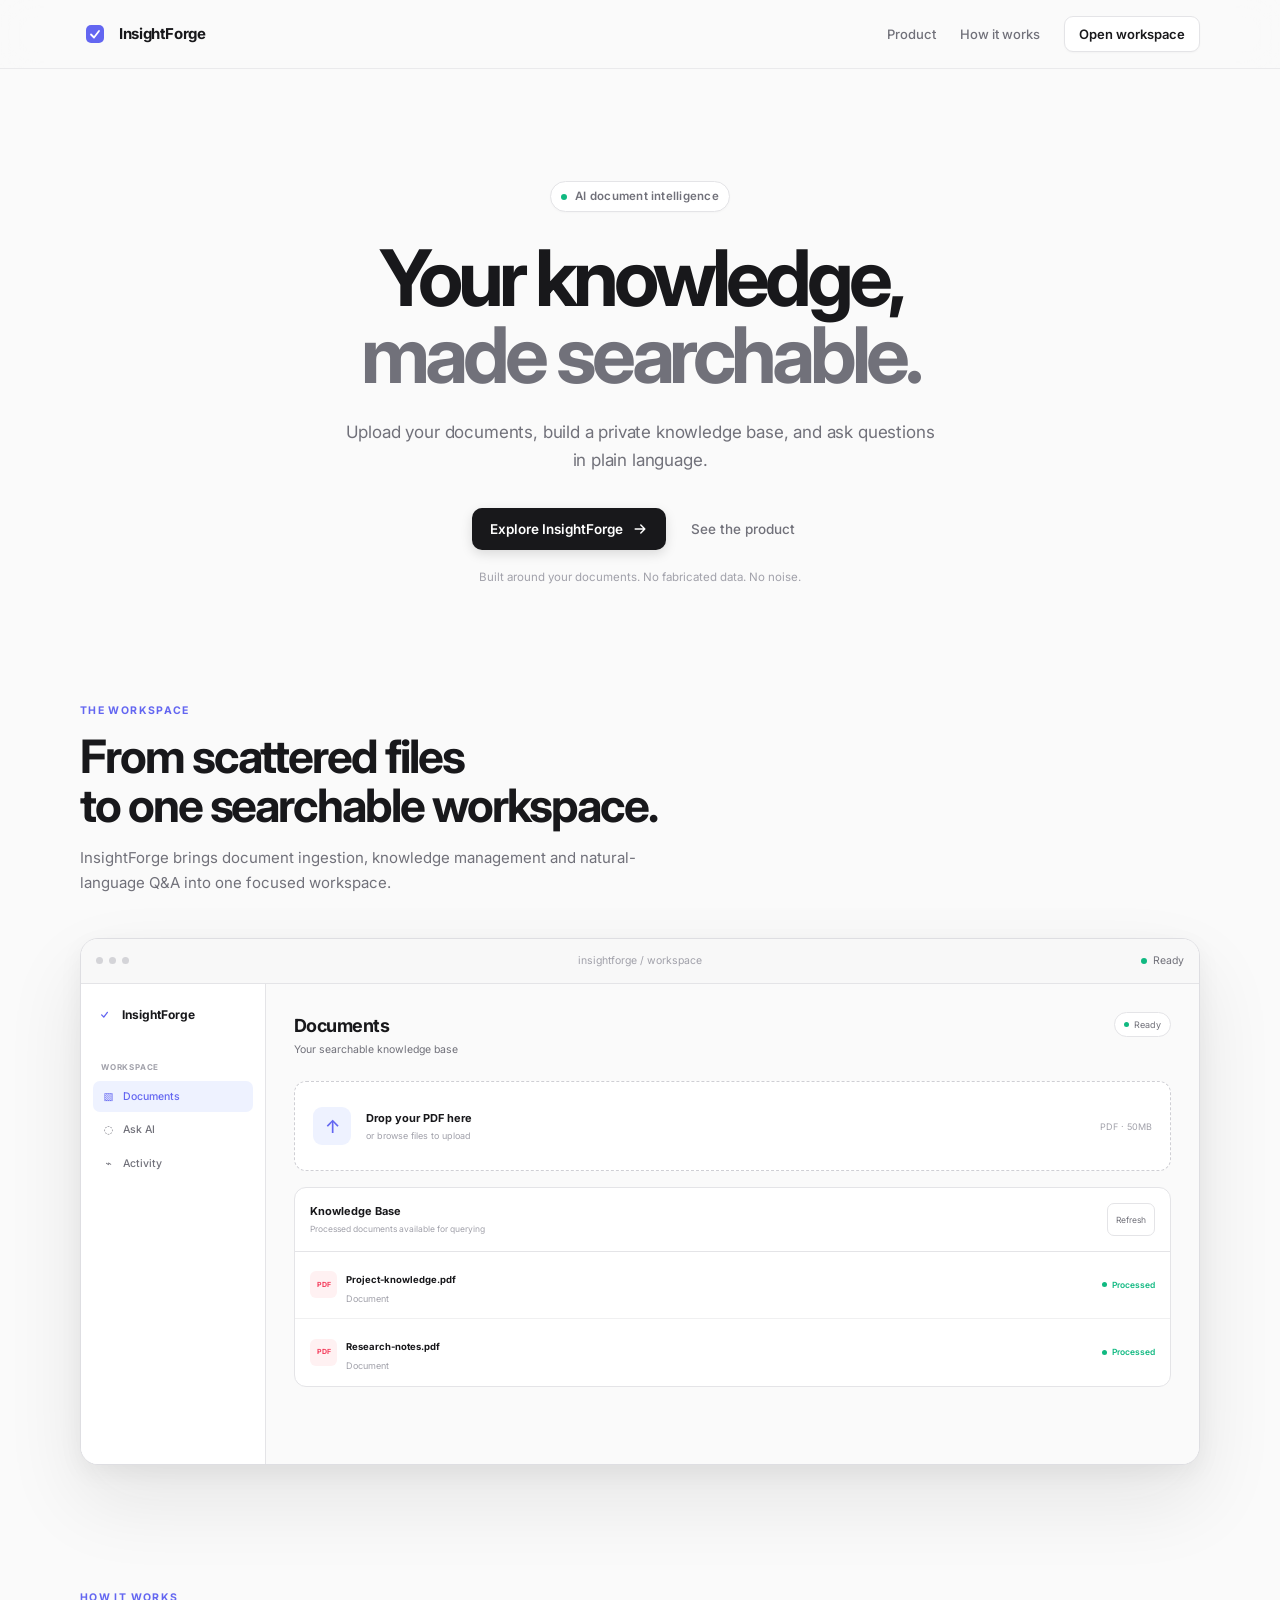
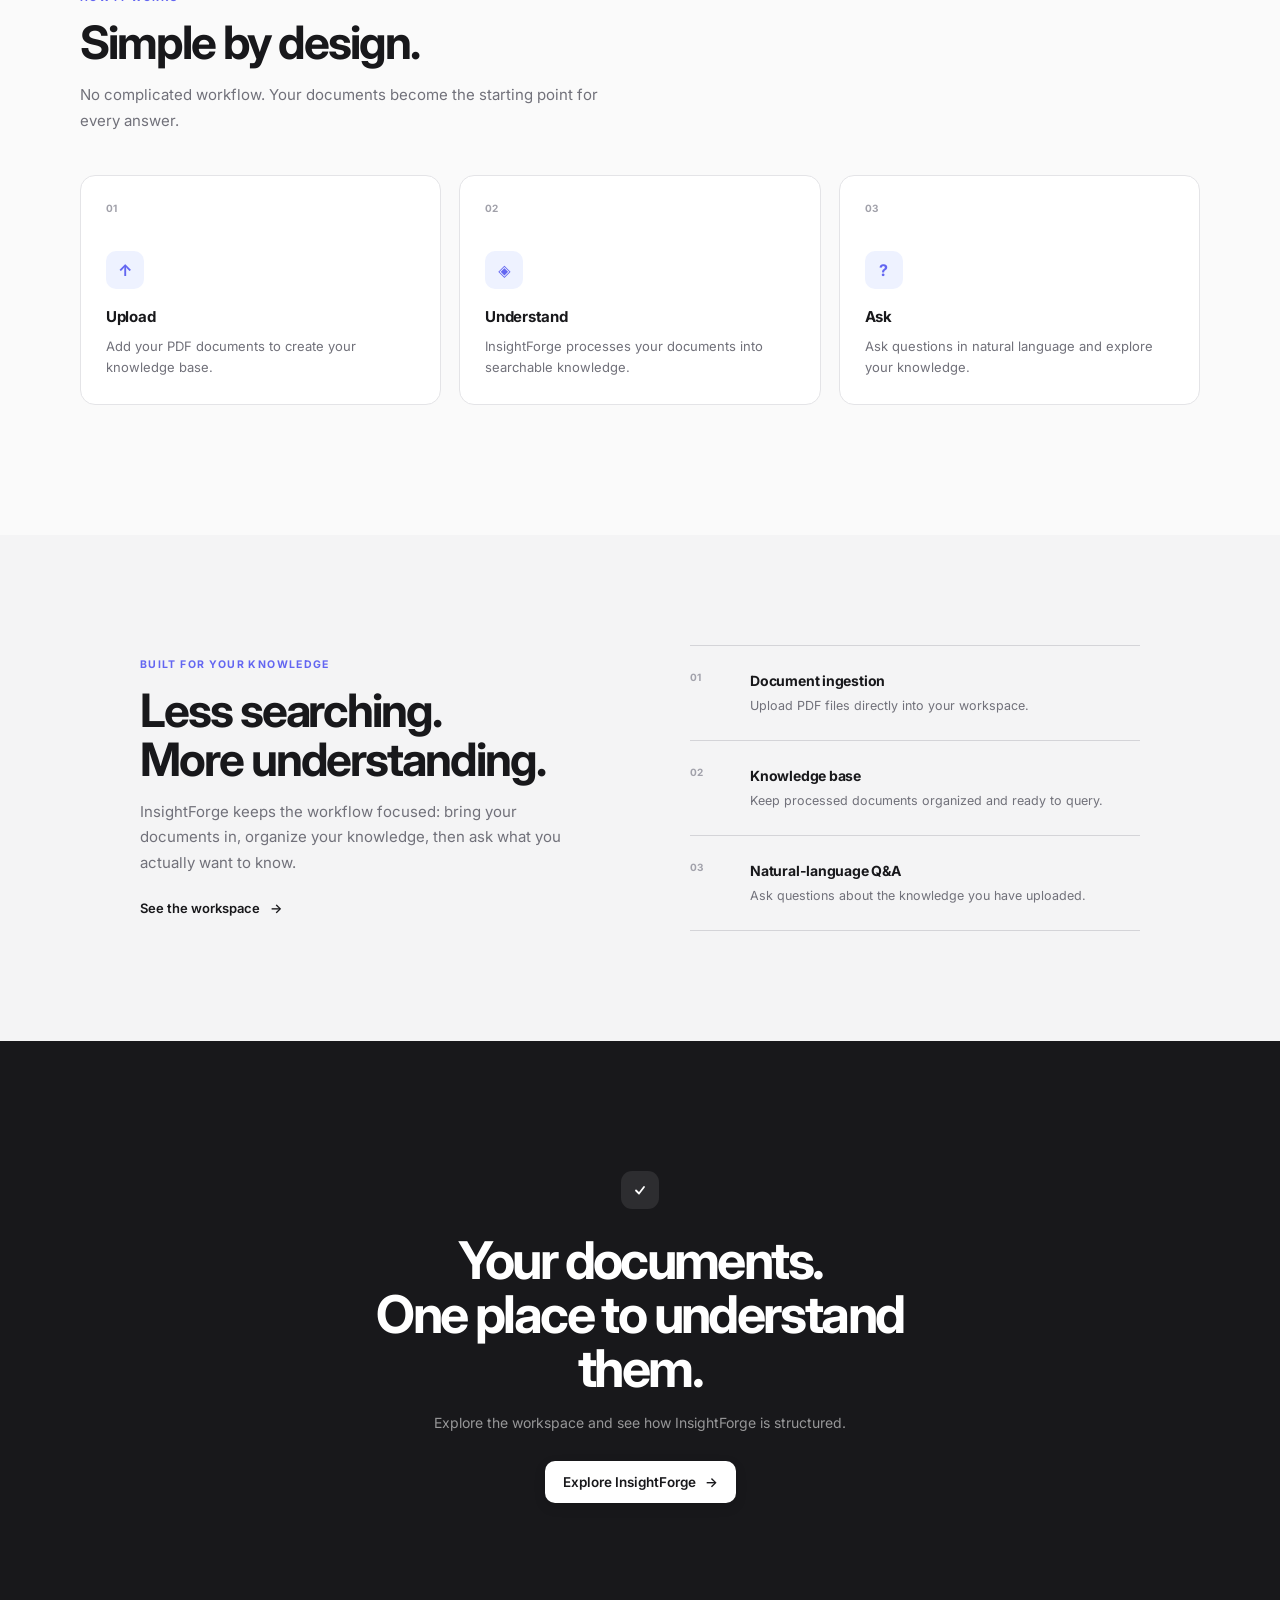
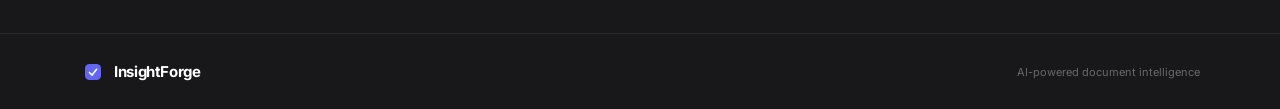
<file: docs/index.html>
<!DOCTYPE html>
<html lang="en">
<head>
  <meta charset="UTF-8" />
  <meta name="viewport" content="width=device-width, initial-scale=1.0" />
  <title>InsightForge — Your knowledge, made searchable.</title>
  <meta name="description" content="InsightForge turns your documents into a searchable knowledge workspace." />
  <link rel="preconnect" href="https://fonts.googleapis.com">
  <link rel="preconnect" href="https://fonts.gstatic.com" crossorigin>
  <link href="https://fonts.googleapis.com/css2?family=Inter:wght@400;450;500;600;650;700&display=swap" rel="stylesheet" />
  <link rel="stylesheet" href="style.css" />
  <link rel="stylesheet" href="landing.css" />
</head>
<body>
  <section id="landingPage" class="landing-page">
    <header class="landing-nav">
      <div class="landing-nav-inner">
        <a href="#" class="landing-brand" onclick="return showLanding()">
          <div class="brand-mark"><svg width="18" height="18" viewBox="0 0 18 18" fill="none"><rect width="18" height="18" rx="5" fill="currentColor"/><path d="M5 9.5L8 12.5L13 6" stroke="white" stroke-width="1.8" stroke-linecap="round" stroke-linejoin="round"/></svg></div>
          <span>InsightForge</span>
        </a>
        <div class="landing-nav-right">
          <button class="landing-nav-link" onclick="scrollToProduct()">Product</button>
          <button class="landing-nav-link" onclick="scrollToHow()">How it works</button>
          <button class="landing-nav-button" onclick="scrollToProduct()">Open workspace</button>
        </div>
      </div>
    </header>
    <main>
      <section class="landing-hero">
        <div class="hero-eyebrow"><span class="eyebrow-dot"></span>AI document intelligence</div>
        <h1>Your knowledge,<br><span>made searchable.</span></h1>
        <p class="hero-copy">Upload your documents, build a private knowledge base, and ask questions in plain language.</p>
        <div class="hero-actions">
          <button class="hero-primary" onclick="scrollToProduct()">Explore InsightForge <svg width="16" height="16" viewBox="0 0 20 20" fill="none"><path d="M4 10h11M11 5l5 5-5 5" stroke="currentColor" stroke-width="1.8" stroke-linecap="round" stroke-linejoin="round"/></svg></button>
          <button class="hero-secondary" onclick="scrollToProduct()">See the product</button>
        </div>
        <div class="hero-note">Built around your documents. No fabricated data. No noise.</div>
      </section>
      <section id="productShowcase" class="product-section">
        <div class="section-intro reveal">
          <div class="section-kicker">THE WORKSPACE</div>
          <h2>From scattered files<br>to one searchable workspace.</h2>
          <p>InsightForge brings document ingestion, knowledge management and natural-language Q&amp;A into one focused workspace.</p>
        </div>
        <div class="product-browser reveal">
          <div class="browser-top"><div class="browser-dots"><span></span><span></span><span></span></div><div class="browser-address">insightforge / workspace</div><div class="browser-status"><span></span>Ready</div></div>
          <div class="browser-content">
            <aside class="mock-sidebar">
              <div class="mock-logo"><div class="mock-logo-mark"><svg width="13" height="13" viewBox="0 0 18 18" fill="none"><path d="M5 9.5L8 12.5L13 6" stroke="currentColor" stroke-width="1.8" stroke-linecap="round" stroke-linejoin="round"/></svg></div>InsightForge</div>
              <div class="mock-label">WORKSPACE</div>
              <div class="mock-nav active"><span class="mock-nav-icon">▧</span>Documents</div>
              <div class="mock-nav"><span class="mock-nav-icon">◌</span>Ask AI</div>
              <div class="mock-nav"><span class="mock-nav-icon">⌁</span>Activity</div>
            </aside>
            <div class="mock-main">
              <div class="mock-header"><div><div class="mock-title">Documents</div><div class="mock-subtitle">Your searchable knowledge base</div></div><div class="mock-ready"><span></span>Ready</div></div>
              <div class="mock-upload"><div class="mock-upload-icon">↑</div><div><strong>Drop your PDF here</strong><small>or browse files to upload</small></div><span class="mock-upload-meta">PDF · 50MB</span></div>
              <div class="mock-card">
                <div class="mock-card-header"><div><strong>Knowledge Base</strong><small>Processed documents available for querying</small></div><button>Refresh</button></div>
                <div class="mock-document"><div class="mock-file"><div class="pdf-icon">PDF</div><div><strong>Project-knowledge.pdf</strong><small>Document</small></div></div><div class="mock-processed"><span></span>Processed</div></div>
                <div class="mock-document"><div class="mock-file"><div class="pdf-icon">PDF</div><div><strong>Research-notes.pdf</strong><small>Document</small></div></div><div class="mock-processed"><span></span>Processed</div></div>
              </div>
            </div>
          </div>
        </div>
      </section>
      <section id="howSection" class="how-section">
        <div class="section-intro reveal"><div class="section-kicker">HOW IT WORKS</div><h2>Simple by design.</h2><p>No complicated workflow. Your documents become the starting point for every answer.</p></div>
        <div class="steps-grid">
          <article class="step-card reveal"><div class="step-number">01</div><div class="step-icon">↑</div><h3>Upload</h3><p>Add your PDF documents to create your knowledge base.</p></article>
          <article class="step-card reveal"><div class="step-number">02</div><div class="step-icon">◈</div><h3>Understand</h3><p>InsightForge processes your documents into searchable knowledge.</p></article>
          <article class="step-card reveal"><div class="step-number">03</div><div class="step-icon">?</div><h3>Ask</h3><p>Ask questions in natural language and explore your knowledge.</p></article>
        </div>
      </section>
      <section class="capabilities-section">
        <div class="capabilities-grid">
          <div class="capability-copy reveal"><div class="section-kicker">BUILT FOR YOUR KNOWLEDGE</div><h2>Less searching.<br>More understanding.</h2><p>InsightForge keeps the workflow focused: bring your documents in, organize your knowledge, then ask what you actually want to know.</p><button class="inline-cta" onclick="scrollToProduct()">See the workspace <span>→</span></button></div>
          <div class="capability-list reveal">
            <div class="capability-item"><div class="capability-index">01</div><div><h3>Document ingestion</h3><p>Upload PDF files directly into your workspace.</p></div></div>
            <div class="capability-item"><div class="capability-index">02</div><div><h3>Knowledge base</h3><p>Keep processed documents organized and ready to query.</p></div></div>
            <div class="capability-item"><div class="capability-index">03</div><div><h3>Natural-language Q&amp;A</h3><p>Ask questions about the knowledge you have uploaded.</p></div></div>
          </div>
        </div>
      </section>
      <section class="final-section">
        <div class="final-inner reveal"><div class="final-mark"><svg width="18" height="18" viewBox="0 0 18 18" fill="none"><path d="M5 9.5L8 12.5L13 6" stroke="currentColor" stroke-width="1.8" stroke-linecap="round" stroke-linejoin="round"/></svg></div><h2>Your documents.<br>One place to understand them.</h2><p>Explore the workspace and see how InsightForge is structured.</p><button class="hero-primary final-button" onclick="scrollToProduct()">Explore InsightForge <span>→</span></button></div>
      </section>
    </main>
    <footer class="landing-footer"><div class="footer-inner"><div class="landing-brand"><div class="brand-mark small"><svg width="16" height="16" viewBox="0 0 18 18" fill="none"><rect width="18" height="18" rx="5" fill="currentColor"/><path d="M5 9.5L8 12.5L13 6" stroke="white" stroke-width="1.8" stroke-linecap="round" stroke-linejoin="round"/></svg></div><span>InsightForge</span></div><span class="footer-note">AI-powered document intelligence</span></div></footer>
  </section>
  <script>
    function showLanding(){ window.scrollTo({top:0,behavior:'smooth'}); return false; }
    function scrollToProduct(){ const e=document.getElementById('productShowcase'); if(e)e.scrollIntoView({behavior:'smooth',block:'start'}); }
    function scrollToHow(){ const e=document.getElementById('howSection'); if(e)e.scrollIntoView({behavior:'smooth',block:'start'}); }
    document.addEventListener('DOMContentLoaded',()=>{
      document.querySelectorAll('.reveal').forEach(e=>e.classList.add('visible'));
    });
  </script>
</body>
</html>
</file>
<file: docs/style.css>
/* ─────────────────────────────────────────────
   InsightForge AI — Design System
   Inspired by: Linear, Perplexity, Vercel
   ───────────────────────────────────────────── */

/* ── Tokens ── */
:root {
  --bg:           #FAFAFA;
  --surface:      #FFFFFF;
  --surface-2:    #F4F4F5;
  --border:       #E4E4E7;
  --border-focus: #6366F1;

  --text-primary:   #18181B;
  --text-secondary: #71717A;
  --text-tertiary:  #A1A1AA;

  --accent:       #6366F1;
  --accent-light: #EEF2FF;
  --accent-dark:  #4F46E5;

  --success:      #10B981;
  --success-bg:   #ECFDF5;
  --warning:      #F59E0B;
  --danger:       #EF4444;

  --radius-sm:  6px;
  --radius-md:  10px;
  --radius-lg:  14px;
  --radius-xl:  18px;

  --shadow-sm:  0 1px 3px rgba(0,0,0,.06), 0 1px 2px rgba(0,0,0,.04);
  --shadow-md:  0 4px 12px rgba(0,0,0,.07), 0 2px 4px rgba(0,0,0,.04);
  --shadow-lg:  0 10px 30px rgba(0,0,0,.09), 0 4px 8px rgba(0,0,0,.05);

  --sidebar-w:  228px;
  --font:       'Inter', system-ui, -apple-system, sans-serif;

  --transition: 150ms cubic-bezier(0.4, 0, 0.2, 1);
}

/* ── Reset ── */
*, *::before, *::after {
  margin: 0;
  padding: 0;
  box-sizing: border-box;
}

html { height: 100%; }

body {
  font-family: var(--font);
  background: var(--bg);
  color: var(--text-primary);
  min-height: 100vh;
  line-height: 1.5;
  -webkit-font-smoothing: antialiased;
  -moz-osx-font-smoothing: grayscale;
}

/* ─────────────────────────────────────────────
   Layout
   ───────────────────────────────────────────── */
.layout {
  display: flex;
  min-height: 100vh;
}

/* ─────────────────────────────────────────────
   Sidebar
   ───────────────────────────────────────────── */
.sidebar {
  width: var(--sidebar-w);
  background: var(--surface);
  border-right: 1px solid var(--border);
  display: flex;
  flex-direction: column;
  position: fixed;
  top: 0;
  left: 0;
  height: 100vh;
  z-index: 100;
  padding: 0;
}

.sidebar-header {
  padding: 20px 18px 16px;
  border-bottom: 1px solid var(--border);
}

.logo {
  display: flex;
  align-items: center;
  gap: 10px;
  text-decoration: none;
}

.logo-mark {
  width: 32px;
  height: 32px;
  display: flex;
  align-items: center;
  justify-content: center;
  border-radius: var(--radius-sm);
  flex-shrink: 0;
}

.logo-text {
  font-size: 15px;
  font-weight: 700;
  color: var(--text-primary);
  letter-spacing: -0.3px;
}

.sidebar-section-label {
  font-size: 10.5px;
  font-weight: 600;
  letter-spacing: 0.06em;
  text-transform: uppercase;
  color: var(--text-tertiary);
  padding: 20px 18px 8px;
}

.sidebar-nav {
  flex: 1;
  padding: 0 10px;
  display: flex;
  flex-direction: column;
  gap: 2px;
}

.nav-item {
  display: flex;
  align-items: center;
  gap: 9px;
  padding: 8px 10px;
  border-radius: var(--radius-md);
  font-size: 13.5px;
  font-weight: 500;
  color: var(--text-secondary);
  cursor: pointer;
  transition: background var(--transition), color var(--transition);
  position: relative;
  user-select: none;
}

.nav-item:hover {
  background: var(--surface-2);
  color: var(--text-primary);
}

.nav-item.active {
  background: var(--accent-light);
  color: var(--accent);
}

.nav-item.active .nav-icon {
  color: var(--accent);
}

.nav-icon {
  width: 16px;
  height: 16px;
  flex-shrink: 0;
  color: var(--text-tertiary);
  transition: color var(--transition);
}

.nav-item:hover .nav-icon {
  color: var(--text-primary);
}

.nav-badge {
  margin-left: auto;
  background: var(--accent);
  color: white;
  font-size: 10px;
  font-weight: 600;
  padding: 1px 6px;
  border-radius: 20px;
  min-width: 18px;
  text-align: center;
  line-height: 16px;
}

.sidebar-footer {
  padding: 14px 10px;
  border-top: 1px solid var(--border);
}

.sidebar-footer-inner {
  display: flex;
  align-items: center;
  gap: 10px;
  padding: 8px 10px;
  border-radius: var(--radius-md);
  cursor: pointer;
  transition: background var(--transition);
}

.sidebar-footer-inner:hover {
  background: var(--surface-2);
}

.avatar {
  width: 30px;
  height: 30px;
  border-radius: 8px;
  background: linear-gradient(135deg, #6366F1, #8B5CF6);
  color: white;
  font-size: 11px;
  font-weight: 700;
  display: flex;
  align-items: center;
  justify-content: center;
  flex-shrink: 0;
  letter-spacing: 0.02em;
}

.sidebar-footer-name {
  font-size: 13px;
  font-weight: 600;
  color: var(--text-primary);
  line-height: 1.2;
}

.sidebar-footer-plan {
  font-size: 11px;
  color: var(--text-tertiary);
}

/* ─────────────────────────────────────────────
   Main
   ───────────────────────────────────────────── */
.main {
  margin-left: var(--sidebar-w);
  flex: 1;
  display: flex;
  flex-direction: column;
  min-height: 100vh;
}

/* ─────────────────────────────────────────────
   Topbar
   ───────────────────────────────────────────── */
.topbar {
  display: flex;
  align-items: center;
  justify-content: space-between;
  padding: 24px 40px 0;
  position: sticky;
  top: 0;
  background: var(--bg);
  z-index: 10;
  padding-bottom: 0;
}

.topbar-title {
  font-size: 22px;
  font-weight: 700;
  color: var(--text-primary);
  letter-spacing: -0.4px;
  line-height: 1.2;
}

.topbar-subtitle {
  font-size: 13.5px;
  color: var(--text-secondary);
  margin-top: 3px;
}

.status-pill {
  display: flex;
  align-items: center;
  gap: 6px;
  padding: 5px 12px;
  background: var(--surface);
  border: 1px solid var(--border);
  border-radius: 20px;
  font-size: 12.5px;
  font-weight: 500;
  color: var(--text-secondary);
  box-shadow: var(--shadow-sm);
}

.status-dot {
  width: 7px;
  height: 7px;
  border-radius: 50%;
  background: var(--success);
  flex-shrink: 0;
}

.status-dot.loading {
  background: var(--warning);
  animation: pulse 1.2s ease-in-out infinite;
}

@keyframes pulse {
  0%, 100% { opacity: 1; }
  50%       { opacity: 0.4; }
}

/* ─────────────────────────────────────────────
   Page sections
   ───────────────────────────────────────────── */
.page-section {
  padding: 28px 40px 48px;
  max-width: 900px;
  display: flex;
  flex-direction: column;
  gap: 20px;
}

/* ─────────────────────────────────────────────
   Upload area
   ───────────────────────────────────────────── */
.upload-area {
  background: var(--surface);
  border: 1.5px dashed var(--border);
  border-radius: var(--radius-xl);
  padding: 36px 32px;
  cursor: pointer;
  transition: border-color var(--transition), background var(--transition), box-shadow var(--transition);
  box-shadow: var(--shadow-sm);
}

.upload-area:hover,
.upload-area.drag-over {
  border-color: var(--accent);
  background: var(--accent-light);
  box-shadow: 0 0 0 4px rgba(99,102,241,0.08);
}

.upload-area-inner {
  display: flex;
  align-items: center;
  gap: 20px;
}

.upload-icon-wrap {
  width: 56px;
  height: 56px;
  border-radius: var(--radius-lg);
  background: var(--accent-light);
  display: flex;
  align-items: center;
  justify-content: center;
  flex-shrink: 0;
}

.upload-text-block {
  flex: 1;
}

.upload-heading {
  font-size: 15px;
  font-weight: 600;
  color: var(--text-primary);
  margin-bottom: 3px;
}

.upload-sub {
  font-size: 13.5px;
  color: var(--text-secondary);
}

.upload-link {
  color: var(--accent);
  font-weight: 600;
  cursor: pointer;
  text-decoration: underline;
  text-underline-offset: 2px;
}

.upload-meta {
  font-size: 12px;
  color: var(--text-tertiary);
  margin-left: auto;
  white-space: nowrap;
}

/* Selected state */
.upload-selected {
  margin-top: 20px;
  padding-top: 20px;
  border-top: 1px solid var(--border);
  display: flex;
  align-items: center;
  justify-content: space-between;
  gap: 14px;
}

.selected-file-row {
  display: flex;
  align-items: center;
  gap: 8px;
  background: var(--surface-2);
  border: 1px solid var(--border);
  border-radius: var(--radius-md);
  padding: 8px 12px;
  flex: 1;
  min-width: 0;
}

.selected-file-name {
  font-size: 13.5px;
  font-weight: 500;
  color: var(--text-primary);
  white-space: nowrap;
  overflow: hidden;
  text-overflow: ellipsis;
  flex: 1;
}

.clear-file-btn {
  background: none;
  border: none;
  padding: 2px 4px;
  cursor: pointer;
  font-size: 12px;
  color: var(--text-tertiary);
  border-radius: 4px;
  line-height: 1;
  transition: color var(--transition), background var(--transition);
  margin-top: 0;
}

.clear-file-btn:hover {
  color: var(--danger);
  background: #FEF2F2;
}

/* ─────────────────────────────────────────────
   Buttons
   ───────────────────────────────────────────── */
.btn-primary {
  display: inline-flex;
  align-items: center;
  gap: 7px;
  background: var(--accent);
  color: white;
  border: none;
  padding: 9px 18px;
  border-radius: var(--radius-md);
  font-size: 13.5px;
  font-weight: 600;
  font-family: var(--font);
  cursor: pointer;
  transition: background var(--transition), transform var(--transition), box-shadow var(--transition);
  white-space: nowrap;
  box-shadow: 0 1px 3px rgba(99,102,241,.3);
}

.btn-primary:hover {
  background: var(--accent-dark);
  box-shadow: 0 4px 12px rgba(99,102,241,.35);
  transform: translateY(-1px);
}

.btn-primary:active {
  transform: translateY(0);
}

.btn-primary:disabled {
  opacity: 0.55;
  cursor: not-allowed;
  transform: none;
  box-shadow: none;
}

.btn-ghost {
  display: inline-flex;
  align-items: center;
  gap: 6px;
  background: none;
  border: 1px solid var(--border);
  color: var(--text-secondary);
  padding: 7px 13px;
  border-radius: var(--radius-md);
  font-size: 13px;
  font-weight: 500;
  font-family: var(--font);
  cursor: pointer;
  transition: background var(--transition), color var(--transition), border-color var(--transition);
}

.btn-ghost:hover {
  background: var(--surface-2);
  color: var(--text-primary);
  border-color: #D4D4D8;
}

/* ─────────────────────────────────────────────
   Card
   ───────────────────────────────────────────── */
.card {
  background: var(--surface);
  border: 1px solid var(--border);
  border-radius: var(--radius-xl);
  overflow: hidden;
  box-shadow: var(--shadow-sm);
}

.card-header {
  display: flex;
  align-items: center;
  justify-content: space-between;
  padding: 18px 24px;
  border-bottom: 1px solid var(--border);
}

.card-title {
  font-size: 14px;
  font-weight: 650;
  color: var(--text-primary);
  letter-spacing: -0.1px;
}

.card-subtitle {
  font-size: 12.5px;
  color: var(--text-secondary);
  margin-top: 2px;
}

/* ─────────────────────────────────────────────
   Documents table
   ───────────────────────────────────────────── */
.table-wrap {
  overflow-x: auto;
}

.doc-table {
  width: 100%;
  border-collapse: collapse;
}

.doc-table thead th {
  padding: 10px 24px;
  text-align: left;
  font-size: 11px;
  font-weight: 600;
  letter-spacing: 0.06em;
  text-transform: uppercase;
  color: var(--text-tertiary);
  background: var(--surface-2);
  border-bottom: 1px solid var(--border);
}

.doc-table tbody tr {
  transition: background var(--transition);
}

.doc-table tbody tr:not(.empty-row):hover {
  background: var(--surface-2);
}

.doc-table td {
  padding: 13px 24px;
  font-size: 13.5px;
  color: var(--text-primary);
  border-bottom: 1px solid var(--border);
}

.doc-table tbody tr:last-child td {
  border-bottom: none;
}

/* File cell */
.file-cell {
  display: flex;
  align-items: center;
  gap: 10px;
}

.file-icon {
  width: 32px;
  height: 32px;
  background: #FFF1F2;
  border-radius: var(--radius-sm);
  display: flex;
  align-items: center;
  justify-content: center;
  flex-shrink: 0;
}

.file-name {
  font-weight: 500;
  color: var(--text-primary);
  white-space: nowrap;
  overflow: hidden;
  text-overflow: ellipsis;
  max-width: 320px;
}

/* Status badge */
.status-badge {
  display: inline-flex;
  align-items: center;
  gap: 5px;
  padding: 3px 9px;
  border-radius: 20px;
  font-size: 12px;
  font-weight: 600;
}

.status-badge.processed {
  background: var(--success-bg);
  color: var(--success);
}

.status-badge.processing {
  background: #FFFBEB;
  color: var(--warning);
}

.status-badge-dot {
  width: 6px;
  height: 6px;
  border-radius: 50%;
  background: currentColor;
}

/* Empty state */
.empty-state {
  display: flex;
  flex-direction: column;
  align-items: center;
  justify-content: center;
  padding: 52px 24px;
  gap: 10px;
  text-align: center;
}

.empty-state-title {
  font-size: 14px;
  font-weight: 600;
  color: var(--text-primary);
}

.empty-state-sub {
  font-size: 13px;
  color: var(--text-secondary);
  max-width: 260px;
}

/* ─────────────────────────────────────────────
   Chat / Ask AI layout
   ───────────────────────────────────────────── */
#section-ask {
  height: calc(100vh - 100px);
  max-width: 100%;
  padding: 0;
}

.chat-layout {
  display: flex;
  flex-direction: column;
  height: 100%;
  padding: 0;
}

/* Thread */
.chat-thread {
  flex: 1;
  overflow-y: auto;
  padding: 28px 40px 24px;
  display: flex;
  flex-direction: column;
  gap: 24px;
  scroll-behavior: smooth;
}

.chat-welcome {
  display: flex;
  align-items: flex-start;
  gap: 14px;
  max-width: 680px;
  margin: auto;
  padding: 32px 0 16px;
}

.chat-welcome-icon {
  flex-shrink: 0;
  margin-top: 2px;
}

.chat-welcome-title {
  font-size: 16px;
  font-weight: 650;
  color: var(--text-primary);
  margin-bottom: 5px;
  letter-spacing: -0.2px;
}

.chat-welcome-sub {
  font-size: 14px;
  color: var(--text-secondary);
  line-height: 1.6;
}

/* Question bubble */
.chat-question {
  align-self: flex-end;
  max-width: 65%;
}

.chat-question-bubble {
  background: var(--accent);
  color: white;
  padding: 12px 18px;
  border-radius: 16px 16px 4px 16px;
  font-size: 14px;
  line-height: 1.55;
  font-weight: 450;
  box-shadow: 0 2px 8px rgba(99,102,241,.25);
}

/* Answer block */
.chat-answer {
  max-width: 680px;
  align-self: flex-start;
  width: 100%;
}

.chat-answer-header {
  display: flex;
  align-items: center;
  gap: 8px;
  margin-bottom: 10px;
}

.ai-avatar {
  width: 26px;
  height: 26px;
  border-radius: 7px;
  background: linear-gradient(135deg, #6366F1, #8B5CF6);
  display: flex;
  align-items: center;
  justify-content: center;
  flex-shrink: 0;
}

.ai-label {
  font-size: 12.5px;
  font-weight: 600;
  color: var(--text-secondary);
  letter-spacing: 0.01em;
}

.chat-answer-body {
  background: var(--surface);
  border: 1px solid var(--border);
  border-radius: 4px 16px 16px 16px;
  padding: 18px 22px;
  font-size: 14px;
  line-height: 1.7;
  color: var(--text-primary);
  box-shadow: var(--shadow-sm);
  border-left: 3px solid var(--accent);
}

/* Thinking state */
.chat-thinking {
  max-width: 680px;
  align-self: flex-start;
}

.thinking-dots {
  display: flex;
  align-items: center;
  gap: 5px;
  padding: 14px 20px;
  background: var(--surface);
  border: 1px solid var(--border);
  border-radius: 4px 14px 14px 14px;
  width: fit-content;
  box-shadow: var(--shadow-sm);
}

.thinking-dot {
  width: 7px;
  height: 7px;
  border-radius: 50%;
  background: var(--text-tertiary);
  animation: bounce 1.4s ease-in-out infinite;
}

.thinking-dot:nth-child(2) { animation-delay: 0.16s; }
.thinking-dot:nth-child(3) { animation-delay: 0.32s; }

@keyframes bounce {
  0%, 80%, 100% { transform: scale(0.7); opacity: 0.5; }
  40%           { transform: scale(1);   opacity: 1;   }
}

/* Sources */
.chat-sources {
  margin-top: 12px;
  display: flex;
  flex-wrap: wrap;
  gap: 6px;
  align-items: center;
}

.sources-label {
  font-size: 11.5px;
  font-weight: 600;
  color: var(--text-tertiary);
  letter-spacing: 0.04em;
  text-transform: uppercase;
  margin-right: 2px;
}

.source-chip {
  display: inline-flex;
  align-items: center;
  gap: 5px;
  background: var(--surface-2);
  border: 1px solid var(--border);
  border-radius: 20px;
  padding: 4px 10px;
  font-size: 12px;
  font-weight: 500;
  color: var(--text-secondary);
  cursor: default;
  transition: background var(--transition), border-color var(--transition), color var(--transition);
}

.source-chip:hover {
  background: var(--accent-light);
  border-color: var(--accent);
  color: var(--accent);
}

.source-chip-icon {
  width: 12px;
  height: 12px;
  opacity: 0.6;
}

/* Input */
.chat-input-wrap {
  padding: 16px 40px 28px;
  background: var(--bg);
  border-top: 1px solid var(--border);
}

.chat-input-box {
  display: flex;
  align-items: flex-end;
  gap: 10px;
  background: var(--surface);
  border: 1.5px solid var(--border);
  border-radius: var(--radius-xl);
  padding: 10px 10px 10px 18px;
  box-shadow: var(--shadow-md);
  transition: border-color var(--transition), box-shadow var(--transition);
}

.chat-input-box:focus-within {
  border-color: var(--accent);
  box-shadow: 0 0 0 3px rgba(99,102,241,.1), var(--shadow-md);
}

.chat-textarea {
  flex: 1;
  border: none;
  background: none;
  outline: none;
  font-family: var(--font);
  font-size: 14px;
  color: var(--text-primary);
  resize: none;
  line-height: 1.5;
  max-height: 160px;
  padding: 2px 0;
}

.chat-textarea::placeholder {
  color: var(--text-tertiary);
}

.chat-send-btn {
  width: 38px;
  height: 38px;
  border-radius: 10px;
  background: var(--accent);
  border: none;
  cursor: pointer;
  display: flex;
  align-items: center;
  justify-content: center;
  flex-shrink: 0;
  transition: background var(--transition), transform var(--transition), box-shadow var(--transition);
  box-shadow: 0 1px 3px rgba(99,102,241,.3);
}

.chat-send-btn:hover {
  background: var(--accent-dark);
  transform: scale(1.06);
  box-shadow: 0 3px 10px rgba(99,102,241,.35);
}

.chat-send-btn:active {
  transform: scale(0.97);
}

.chat-send-btn:disabled {
  background: var(--surface-2);
  cursor: not-allowed;
  transform: none;
  box-shadow: none;
}

.chat-send-btn:disabled svg path {
  stroke: var(--text-tertiary);
}

.chat-input-hint {
  font-size: 11.5px;
  color: var(--text-tertiary);
  margin-top: 8px;
  padding-left: 4px;
}

kbd {
  display: inline-block;
  background: var(--surface-2);
  border: 1px solid var(--border);
  border-radius: 4px;
  padding: 1px 5px;
  font-size: 10.5px;
  font-family: var(--font);
  color: var(--text-secondary);
}

/* ─────────────────────────────────────────────
   Toast
   ───────────────────────────────────────────── */
.toast {
  position: fixed;
  bottom: 28px;
  right: 28px;
  z-index: 999;
  padding: 12px 18px;
  border-radius: var(--radius-md);
  font-size: 13.5px;
  font-weight: 500;
  box-shadow: var(--shadow-lg);
  animation: slideUp .25s ease;
  max-width: 340px;
}

.toast.success {
  background: #18181B;
  color: white;
}

.toast.error {
  background: var(--danger);
  color: white;
}

@keyframes slideUp {
  from { opacity: 0; transform: translateY(10px); }
  to   { opacity: 1; transform: translateY(0);    }
}

/* ─────────────────────────────────────────────
   Upload progress overlay
   ───────────────────────────────────────────── */
.upload-progress {
  display: flex;
  align-items: center;
  gap: 12px;
  padding: 12px 16px;
  background: var(--accent-light);
  border-radius: var(--radius-md);
  border: 1px solid rgba(99,102,241,.2);
  margin-top: 16px;
}

.progress-spinner {
  width: 18px;
  height: 18px;
  border: 2px solid rgba(99,102,241,.2);
  border-top-color: var(--accent);
  border-radius: 50%;
  animation: spin 0.7s linear infinite;
  flex-shrink: 0;
}

@keyframes spin {
  to { transform: rotate(360deg); }
}

.progress-text {
  font-size: 13px;
  font-weight: 500;
  color: var(--accent);
}

/* ─────────────────────────────────────────────
   Scrollbar
   ───────────────────────────────────────────── */
::-webkit-scrollbar       { width: 6px; height: 6px; }
::-webkit-scrollbar-track { background: transparent; }
::-webkit-scrollbar-thumb { background: #D4D4D8; border-radius: 6px; }
::-webkit-scrollbar-thumb:hover { background: #A1A1AA; }

/* ─────────────────────────────────────────────
   Responsive
   ───────────────────────────────────────────── */
@media (max-width: 900px) {
  :root { --sidebar-w: 200px; }
}

@media (max-width: 700px) {
  .sidebar { transform: translateX(-100%); }
  .main { margin-left: 0; }
  .topbar, .page-section { padding-left: 20px; padding-right: 20px; }
  .chat-thread { padding-left: 20px; padding-right: 20px; }
  .chat-input-wrap { padding-left: 20px; padding-right: 20px; }
  .upload-area-inner { flex-direction: column; text-align: center; }
  .upload-meta { margin-left: 0; }
}
</file>
<file: docs/landing.css>
/* =========================================================
   INSIGHTFORGE — PREMIUM LANDING PAGE
   Presentation layer only.
   Does NOT modify application logic.
   ========================================================= */

.landing-page {
  min-height: 100vh;
  background: #fafafa;
  color: #18181b;
  overflow: hidden;
}

.landing-page button {
  font-family: var(--font);
}


/* =========================================================
   NAV
   ========================================================= */

.landing-nav {
  position: sticky;
  top: 0;
  z-index: 200;
  background: rgba(250,250,250,.86);
  backdrop-filter: blur(18px);
  border-bottom: 1px solid rgba(228,228,231,.75);
}

.landing-nav-inner {
  width: min(1120px, calc(100% - 40px));
  height: 68px;
  margin: auto;
  display: flex;
  align-items: center;
  justify-content: space-between;
}

.landing-brand {
  display: inline-flex;
  align-items: center;
  gap: 9px;
  color: #18181b;
  text-decoration: none;
  font-size: 15px;
  font-weight: 700;
  letter-spacing: -.025em;
}

.brand-mark {
  width: 30px;
  height: 30px;
  color: #6366f1;
  display: grid;
  place-items: center;
}

.brand-mark.small {
  width: 25px;
  height: 25px;
}

.landing-nav-right {
  display: flex;
  align-items: center;
  gap: 24px;
}

.landing-nav-link {
  border: 0;
  background: transparent;
  color: #71717a;
  cursor: pointer;
  font-size: 13px;
  font-weight: 500;
  padding: 6px 0;
}

.landing-nav-link:hover {
  color: #18181b;
}

.landing-nav-button {
  border: 1px solid #e4e4e7;
  background: #fff;
  color: #18181b;
  border-radius: 9px;
  padding: 9px 14px;
  font-size: 13px;
  font-weight: 600;
  cursor: pointer;
  box-shadow: 0 1px 2px rgba(0,0,0,.03);
  transition: .18s ease;
}

.landing-nav-button:hover {
  border-color: #c7c7cc;
  transform: translateY(-1px);
}


/* =========================================================
   HERO
   ========================================================= */

.landing-hero {
  width: min(900px, calc(100% - 40px));
  margin: auto;
  padding: 112px 0 92px;
  text-align: center;
}

.hero-eyebrow {
  display: inline-flex;
  align-items: center;
  gap: 8px;
  padding: 6px 10px;
  border: 1px solid #e4e4e7;
  border-radius: 999px;
  background: #fff;
  color: #71717a;
  font-size: 11.5px;
  font-weight: 600;
  letter-spacing: .02em;
  box-shadow: 0 1px 2px rgba(0,0,0,.025);
}

.eyebrow-dot {
  width: 6px;
  height: 6px;
  background: #10b981;
  border-radius: 50%;
}

.landing-hero h1 {
  margin-top: 28px;
  font-size: clamp(48px, 7vw, 78px);
  line-height: .98;
  letter-spacing: -.065em;
  font-weight: 700;
}

.landing-hero h1 span {
  color: #71717a;
}

.hero-copy {
  width: min(590px, 100%);
  margin: 25px auto 0;
  color: #71717a;
  font-size: 17px;
  line-height: 1.65;
  letter-spacing: -.01em;
}

.hero-actions {
  margin-top: 34px;
  display: flex;
  justify-content: center;
  align-items: center;
  gap: 11px;
}

.hero-primary {
  display: inline-flex;
  align-items: center;
  justify-content: center;
  gap: 9px;
  border: 0;
  background: #18181b;
  color: #fff;
  padding: 13px 18px;
  border-radius: 10px;
  font-size: 13.5px;
  font-weight: 600;
  cursor: pointer;
  box-shadow: 0 4px 12px rgba(0,0,0,.13);
  transition: transform .18s ease, box-shadow .18s ease;
}

.hero-primary:hover {
  transform: translateY(-2px);
  box-shadow: 0 9px 24px rgba(0,0,0,.16);
}

.hero-secondary {
  border: 0;
  background: transparent;
  color: #71717a;
  padding: 13px 14px;
  font-size: 13.5px;
  font-weight: 500;
  cursor: pointer;
}

.hero-secondary:hover {
  color: #18181b;
}

.hero-note {
  margin-top: 19px;
  color: #a1a1aa;
  font-size: 11.5px;
}


/* =========================================================
   PRODUCT
   ========================================================= */

.product-section {
  width: min(1120px, calc(100% - 40px));
  margin: auto;
  padding: 25px 0 125px;
}

.section-intro {
  width: min(600px, 100%);
  margin-bottom: 42px;
}

.section-kicker {
  color: #6366f1;
  font-size: 10.5px;
  font-weight: 700;
  letter-spacing: .13em;
}

.section-intro h2,
.capability-copy h2 {
  margin-top: 13px;
  font-size: clamp(30px, 4vw, 46px);
  line-height: 1.06;
  letter-spacing: -.045em;
}

.section-intro p,
.capability-copy p {
  margin-top: 15px;
  color: #71717a;
  font-size: 15px;
  line-height: 1.7;
  max-width: 560px;
}

.product-browser {
  border: 1px solid #dedee2;
  border-radius: 18px;
  overflow: hidden;
  background: #fff;
  box-shadow:
    0 35px 80px rgba(24,24,27,.09),
    0 8px 25px rgba(24,24,27,.05);
  transition: transform .35s ease, box-shadow .35s ease;
}

.product-browser:hover {
  transform: translateY(-4px);
  box-shadow:
    0 45px 95px rgba(24,24,27,.11),
    0 12px 30px rgba(24,24,27,.06);
}

.browser-top {
  height: 45px;
  display: flex;
  align-items: center;
  padding: 0 15px;
  border-bottom: 1px solid #e4e4e7;
  background: #f8f8f8;
}

.browser-dots {
  display: flex;
  gap: 6px;
}

.browser-dots span {
  width: 7px;
  height: 7px;
  border-radius: 50%;
  background: #d4d4d8;
}

.browser-address {
  position: absolute;
  left: 50%;
  transform: translateX(-50%);
  font-size: 10.5px;
  color: #a1a1aa;
}

.browser-status {
  margin-left: auto;
  display: flex;
  align-items: center;
  gap: 6px;
  color: #71717a;
  font-size: 10.5px;
}

.browser-status span {
  width: 6px;
  height: 6px;
  border-radius: 50%;
  background: #10b981;
}

.browser-content {
  display: flex;
  min-height: 480px;
  background: #fafafa;
}

.mock-sidebar {
  width: 185px;
  flex-shrink: 0;
  background: #fff;
  border-right: 1px solid #e4e4e7;
  padding: 20px 12px;
}

.mock-logo {
  display: flex;
  align-items: center;
  gap: 7px;
  font-size: 12px;
  font-weight: 700;
  margin-bottom: 35px;
}

.mock-logo-mark {
  width: 22px;
  height: 22px;
  display: grid;
  place-items: center;
  color: #6366f1;
}

.mock-label {
  padding: 0 8px 8px;
  color: #a1a1aa;
  font-size: 8px;
  font-weight: 700;
  letter-spacing: .1em;
}

.mock-nav {
  padding: 8px 9px;
  display: flex;
  align-items: center;
  gap: 8px;
  border-radius: 7px;
  color: #71717a;
  font-size: 10.5px;
  font-weight: 500;
  margin-bottom: 2px;
}

.mock-nav.active {
  color: #6366f1;
  background: #eef2ff;
}

.mock-nav-icon {
  width: 13px;
  text-align: center;
}

.mock-main {
  flex: 1;
  padding: 28px;
  min-width: 0;
}

.mock-header {
  display: flex;
  align-items: flex-start;
  justify-content: space-between;
}

.mock-title {
  font-size: 18px;
  font-weight: 700;
  letter-spacing: -.03em;
}

.mock-subtitle {
  margin-top: 3px;
  color: #71717a;
  font-size: 10.5px;
}

.mock-ready {
  display: flex;
  align-items: center;
  gap: 5px;
  padding: 5px 9px;
  background: #fff;
  border: 1px solid #e4e4e7;
  border-radius: 999px;
  color: #71717a;
  font-size: 9px;
}

.mock-ready span,
.mock-processed span {
  width: 5px;
  height: 5px;
  border-radius: 50%;
  background: #10b981;
}

.mock-upload {
  margin-top: 24px;
  min-height: 90px;
  display: flex;
  align-items: center;
  gap: 15px;
  padding: 18px;
  border: 1px dashed #cfcfd4;
  border-radius: 12px;
  background: #fff;
}

.mock-upload-icon {
  width: 38px;
  height: 38px;
  border-radius: 9px;
  background: #eef2ff;
  color: #6366f1;
  display: grid;
  place-items: center;
  font-size: 18px;
  font-weight: 500;
}

.mock-upload strong {
  display: block;
  font-size: 11px;
}

.mock-upload small,
.mock-file small {
  display: block;
  margin-top: 3px;
  color: #a1a1aa;
  font-size: 9px;
}

.mock-upload-meta {
  margin-left: auto;
  color: #a1a1aa;
  font-size: 9px;
}

.mock-card {
  margin-top: 16px;
  border: 1px solid #e4e4e7;
  border-radius: 12px;
  overflow: hidden;
  background: #fff;
}

.mock-card-header {
  padding: 15px;
  display: flex;
  justify-content: space-between;
  border-bottom: 1px solid #e4e4e7;
}

.mock-card-header strong {
  display: block;
  font-size: 11px;
}

.mock-card-header small {
  display: block;
  margin-top: 3px;
  color: #a1a1aa;
  font-size: 8.5px;
}

.mock-card-header button {
  border: 1px solid #e4e4e7;
  background: #fff;
  border-radius: 7px;
  padding: 5px 8px;
  font-size: 8.5px;
  color: #71717a;
}

.mock-document {
  display: flex;
  align-items: center;
  justify-content: space-between;
  padding: 13px 15px;
  border-bottom: 1px solid #f0f0f1;
}

.mock-document:last-child {
  border-bottom: 0;
}

.mock-file {
  display: flex;
  align-items: center;
  gap: 9px;
}

.pdf-icon {
  width: 27px;
  height: 27px;
  display: grid;
  place-items: center;
  border-radius: 6px;
  background: #fff1f2;
  color: #f43f5e;
  font-size: 7px;
  font-weight: 700;
}

.mock-file strong {
  font-size: 9.5px;
}

.mock-processed {
  display: flex;
  align-items: center;
  gap: 5px;
  color: #10b981;
  font-size: 8.5px;
  font-weight: 600;
}


/* =========================================================
   HOW IT WORKS
   ========================================================= */

.how-section {
  width: min(1120px, calc(100% - 40px));
  margin: auto;
  padding: 0 0 130px;
}

.steps-grid {
  display: grid;
  grid-template-columns: repeat(3, 1fr);
  gap: 18px;
}

.step-card {
  position: relative;
  padding: 25px;
  min-height: 230px;
  background: #fff;
  border: 1px solid #e4e4e7;
  border-radius: 15px;
  transition: transform .2s ease, border-color .2s ease;
}

.step-card:hover {
  transform: translateY(-3px);
  border-color: #c9c9ce;
}

.step-number {
  color: #a1a1aa;
  font-size: 10px;
  font-weight: 700;
}

.step-icon {
  width: 38px;
  height: 38px;
  margin-top: 35px;
  border-radius: 10px;
  display: grid;
  place-items: center;
  background: #eef2ff;
  color: #6366f1;
  font-weight: 700;
}

.step-card h3 {
  margin-top: 17px;
  font-size: 15px;
  letter-spacing: -.02em;
}

.step-card p {
  margin-top: 7px;
  color: #71717a;
  font-size: 13px;
  line-height: 1.6;
}


/* =========================================================
   CAPABILITIES
   ========================================================= */

.capabilities-section {
  background: #f4f4f5;
  padding: 110px 20px;
}

.capabilities-grid {
  width: min(1000px, 100%);
  margin: auto;
  display: grid;
  grid-template-columns: 1fr 1fr;
  gap: 100px;
  align-items: center;
}

.capability-copy p {
  max-width: 450px;
}

.inline-cta {
  margin-top: 25px;
  padding: 0;
  border: 0;
  background: transparent;
  color: #18181b;
  font-size: 13px;
  font-weight: 600;
  cursor: pointer;
}

.inline-cta span {
  margin-left: 7px;
  transition: transform .18s ease;
  display: inline-block;
}

.inline-cta:hover span {
  transform: translateX(4px);
}

.capability-list {
  border-top: 1px solid #d4d4d8;
}

.capability-item {
  display: grid;
  grid-template-columns: 45px 1fr;
  gap: 15px;
  padding: 24px 0;
  border-bottom: 1px solid #d4d4d8;
}

.capability-index {
  color: #a1a1aa;
  font-size: 10px;
  font-weight: 700;
}

.capability-item h3 {
  font-size: 14px;
  letter-spacing: -.015em;
}

.capability-item p {
  margin-top: 5px;
  color: #71717a;
  font-size: 12.5px;
  line-height: 1.6;
}


/* =========================================================
   FINAL CTA
   ========================================================= */

.final-section {
  padding: 130px 20px;
  background: #18181b;
  color: #fff;
  text-align: center;
}

.final-inner {
  width: min(650px, 100%);
  margin: auto;
}

.final-mark {
  width: 38px;
  height: 38px;
  margin: auto;
  display: grid;
  place-items: center;
  border-radius: 11px;
  background: rgba(255,255,255,.09);
  color: #fff;
}

.final-inner h2 {
  margin-top: 25px;
  font-size: clamp(34px, 5vw, 52px);
  line-height: 1.04;
  letter-spacing: -.05em;
}

.final-inner p {
  margin-top: 16px;
  color: rgba(255,255,255,.55);
  font-size: 14px;
}

.final-button {
  margin-top: 28px;
  background: #fff;
  color: #18181b;
}

.final-button:hover {
  background: #f4f4f5;
}


/* =========================================================
   FOOTER
   ========================================================= */

.landing-footer {
  background: #18181b;
  border-top: 1px solid rgba(255,255,255,.08);
  padding: 25px 20px;
}

.footer-inner {
  width: min(1120px, 100%);
  margin: auto;
  display: flex;
  justify-content: space-between;
  align-items: center;
}

.landing-footer .landing-brand {
  color: #fff;
}

.footer-note {
  color: rgba(255,255,255,.35);
  font-size: 11px;
}


/* =========================================================
   REVEAL
   ========================================================= */

.reveal {
  opacity: 0;
  transform: translateY(16px);
  transition:
    opacity .6s ease,
    transform .6s ease;
}

.reveal.visible {
  opacity: 1;
  transform: translateY(0);
}


/* =========================================================
   RESPONSIVE — 390px
   ========================================================= */

@media (max-width: 700px) {

  .landing-nav-inner {
    width: min(100% - 28px, 1120px);
  }

  .landing-nav-right {
    gap: 10px;
  }

  .landing-nav-link {
    display: none;
  }

  .landing-nav-button {
    padding: 8px 11px;
    font-size: 11.5px;
  }

  .landing-hero {
    width: calc(100% - 32px);
    padding: 78px 0 72px;
  }

  .landing-hero h1 {
    font-size: clamp(43px, 13vw, 58px);
  }

  .hero-copy {
    font-size: 15px;
  }

  .hero-actions {
    flex-direction: column;
    gap: 6px;
  }

  .hero-primary {
    width: 100%;
    max-width: 250px;
  }

  .product-section,
  .how-section {
    width: calc(100% - 32px);
  }

  .product-section {
    padding-bottom: 90px;
  }

  .section-intro h2,
  .capability-copy h2 {
    font-size: 32px;
  }

  .product-browser {
    border-radius: 13px;
  }

  .browser-content {
    min-height: 410px;
  }

  .mock-sidebar {
    display: none;
  }

  .mock-main {
    padding: 18px;
  }

  .mock-upload-meta {
    display: none;
  }

  .mock-card-header button {
    display: none;
  }

  .steps-grid {
    grid-template-columns: 1fr;
  }

  .step-card {
    min-height: 190px;
  }

  .capabilities-grid {
    grid-template-columns: 1fr;
    gap: 50px;
  }

  .capabilities-section {
    padding: 80px 16px;
  }

  .final-section {
    padding: 90px 18px;
  }

  .final-inner h2 {
    font-size: 37px;
  }

  .footer-inner {
    flex-direction: column;
    align-items: flex-start;
    gap: 12px;
  }

}


/* =========================================================
   REDUCED MOTION
   ========================================================= */

@media (prefers-reduced-motion: reduce) {

  *,
  *::before,
  *::after {
    scroll-behavior: auto !important;
    animation-duration: .01ms !important;
    transition-duration: .01ms !important;
  }

  .reveal {
    opacity: 1;
    transform: none;
  }

}
</file>
